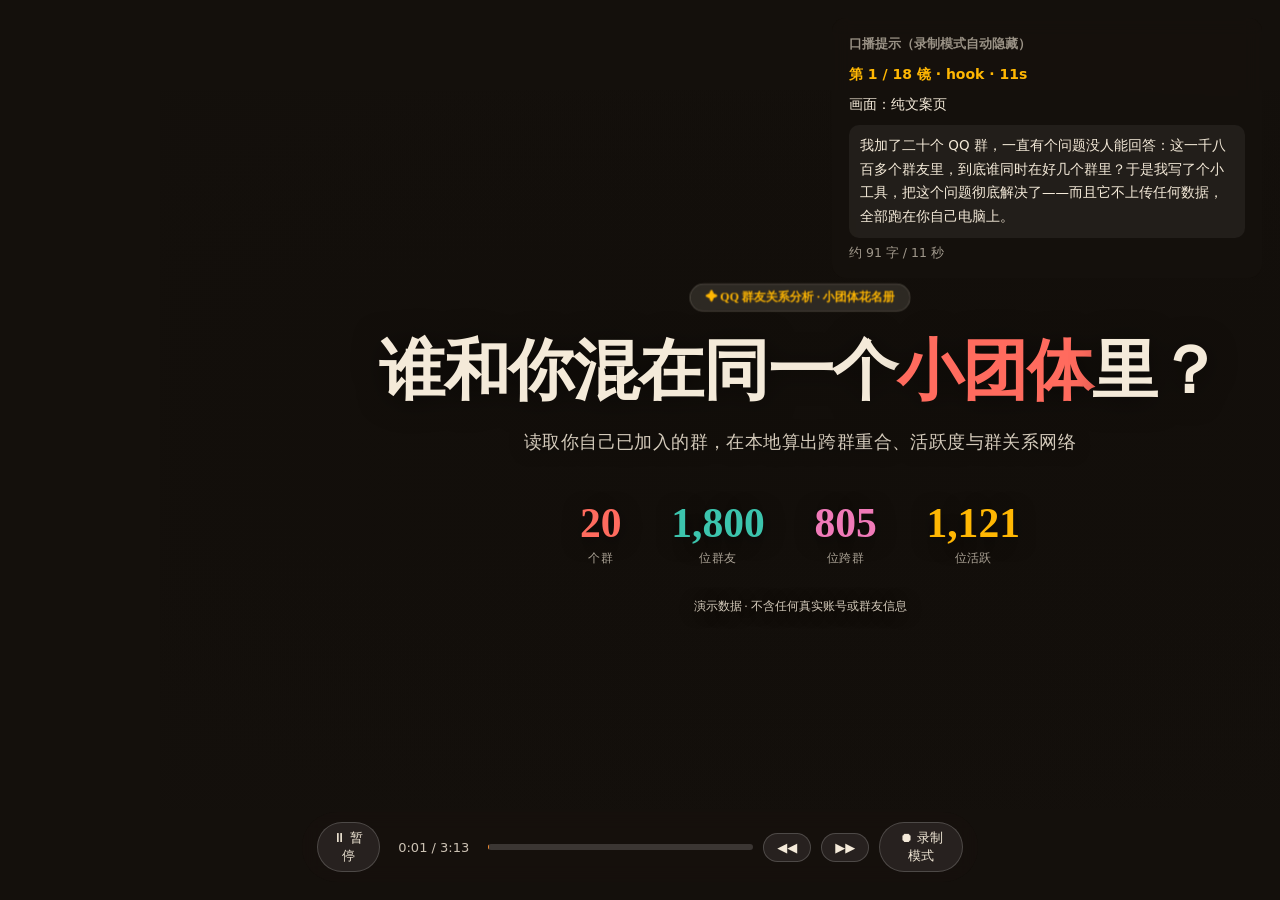
<file: docs/demo-video.html>
<!doctype html>
<html lang="zh-CN">
<head>
<meta charset="utf-8">
<meta name="viewport" content="width=device-width, initial-scale=1">
<title>小团体花名册 · 视频成片演示（真截图驱动）</title>
<!--
  小团体花名册 · 视频成片演示页
  ============================================================
  按「每镜头一页 + 统一播放器底盘 + 镜头推拉 + cue 对齐口播」的机制做成：
  画面 = docs/screenshots/ 里的真截图，用镜头运动（推/拉/平移）串成一支片子。
  打开就能全屏自动播放，录屏 + 自己配音即可成片。

  安全：所有画面都是 tools/make_demo_data.py 生成的虚构演示数据的截图，
        不含任何真实 QQ 账号、真实群或真实群友信息。

  准备（先截图，再播放）：
      python tools/make_demo_data.py --db "%TEMP%/roster-demo/roster.db"
      python app.py --port 8792 --no-open --data "%TEMP%/roster-demo/roster.db"
      node tools/make_screenshots.mjs --base http://127.0.0.1:8792 --out docs/screenshots

  快捷键：空格 播放/暂停 · ← → 上一镜/下一镜 · R 录制模式 · F 全屏 · Esc 退出
-->
<style>
:root {
  --ink: #f4ead9;
  --accent: #ff6b5e;
  --accent-2: #ffb703;
  --font: "Segoe UI", "Microsoft YaHei", "PingFang SC", "Noto Sans SC", system-ui, sans-serif;
  --mono: "Cascadia Code", Consolas, "SFMono-Regular", monospace;
}
* { box-sizing: border-box; }
html, body { margin: 0; height: 100%; overflow: hidden; background: #14100c; }

/* 设计稿 1600x900，等比缩放到窗口 */
#stageWrap { position: fixed; inset: 0; display: grid; place-items: center; }
#stage { width: 1600px; height: 900px; position: relative; overflow: hidden; transform-origin: center center; background: #14100c; }

/* ---------------- 镜头层 ---------------- */
.shot { position: absolute; inset: 0; opacity: 0; visibility: hidden; transition: opacity .55s ease; }
.shot.on { opacity: 1; visibility: visible; }
#shotBg { z-index: 1; }
#shotBg img { position: absolute; width: 100%; height: 100%; object-fit: cover; transform-origin: var(--ox, 50%) var(--oy, 50%); }
/* 每镜一套 Ken Burns：--kb 由 JS 注入，时长与镜头一致 */
#shotBg img.kb { animation: kb var(--kbdur, 10s) linear forwards; }
@keyframes kb { from { transform: scale(var(--z0, 1)) translate(var(--x0, 0), var(--y0, 0)); } to { transform: scale(var(--z1, 1)) translate(var(--x1, 0), var(--y1, 0)); } }

/* 交叉淡化时，上一张留在下面 */
#shotPrev { z-index: 0; }
#shotPrev img { position: absolute; width: 100%; height: 100%; object-fit: cover; }

/* 暖色暗角，统一氛围 */
#vignette { position: absolute; inset: 0; z-index: 2; pointer-events: none;
  background:
    radial-gradient(120% 90% at 50% 45%, rgba(0,0,0,0) 45%, rgba(20,16,12,.55) 100%),
    linear-gradient(180deg, rgba(20,16,12,.30) 0%, rgba(0,0,0,0) 26%, rgba(0,0,0,0) 62%, rgba(20,16,12,.42) 100%);
}

/* ---------------- 画面层：标题 / 要点 / 结尾 ---------------- */
.fx { position: absolute; inset: 0; z-index: 3; opacity: 0; visibility: hidden; transition: opacity .45s ease; pointer-events: none; }
.fx.on { opacity: 1; visibility: visible; }
.fx-center { display: flex; flex-direction: column; align-items: center; justify-content: center; text-align: center; padding: 0 96px; height: 100%; }
.fx-left { display: flex; flex-direction: column; justify-content: center; height: 100%; padding: 0 110px; }

.kicker { display: inline-flex; align-items: center; gap: 9px; padding: 7px 18px; border-radius: 999px; background: rgba(244,234,217,.12); border: 1px solid rgba(244,234,217,.22); color: var(--accent-2); font-size: 15px; font-weight: 600; backdrop-filter: blur(6px); }
h1.big { font-size: 82px; line-height: 1.14; margin: 28px 0 0; color: var(--ink); font-weight: 800; letter-spacing: -1px; text-shadow: 0 4px 34px rgba(0,0,0,.55); }
h1.big em { font-style: normal; color: var(--accent); }
h2.mid { font-size: 56px; line-height: 1.2; margin: 0; color: var(--ink); font-weight: 800; text-shadow: 0 4px 30px rgba(0,0,0,.55); }
p.lead { font-size: 23px; color: rgba(244,234,217,.86); margin: 22px 0 0; line-height: 1.7; text-shadow: 0 2px 18px rgba(0,0,0,.5); max-width: 1000px; }
.rule { width: 92px; height: 5px; border-radius: 999px; background: linear-gradient(90deg, var(--accent), var(--accent-2)); margin: 26px 0; }

.title-stats { display: flex; gap: 62px; margin-top: 52px; }
.ts { display: flex; flex-direction: column; align-items: center; gap: 5px; }
.ts strong { font-size: 52px; font-variant-numeric: tabular-nums; color: var(--ink); text-shadow: 0 4px 24px rgba(0,0,0,.5); }
.ts span { font-size: 15px; color: rgba(244,234,217,.68); letter-spacing: .5px; }
.ts:nth-child(1) strong { color: var(--accent); }
.ts:nth-child(2) strong { color: #3cc4ad; }
.ts:nth-child(3) strong { color: #f07ab8; }
.ts:nth-child(4) strong { color: var(--accent-2); }

/* 要点卡（左对齐，压在半透明底上） */
.bullets { display: flex; flex-direction: column; gap: 17px; margin-top: 8px; max-width: 1020px; }
.bullet { display: flex; align-items: flex-start; gap: 15px; font-size: 37px; font-weight: 700; color: var(--ink); line-height: 1.42; text-shadow: 0 3px 22px rgba(0,0,0,.6); }
.bullet i { font-style: normal; flex: none; width: 46px; height: 46px; border-radius: 14px; background: rgba(255,107,94,.9); color: #fff; display: grid; place-items: center; font-size: 22px; margin-top: 4px; }
.bullet em { font-style: normal; color: var(--accent-2); }

/* 结尾 */
.end-url { font-family: var(--mono); font-size: 31px; padding: 20px 38px; border-radius: 18px; background: rgba(244,234,217,.1); border: 1px solid rgba(244,234,217,.25); color: var(--accent-2); font-weight: 700; backdrop-filter: blur(8px); }
.cmds { font-family: var(--mono); font-size: 19px; background: rgba(20,16,12,.82); color: var(--ink); padding: 24px 30px; border-radius: 18px; line-height: 2.05; min-width: 760px; text-align: left; border: 1px solid rgba(244,234,217,.14); }
.cmds .c { color: #86d9c5; }

/* 每镜小标签：左上角一条渐隐字幕带，压住截图也不糊 */
.chapter { position: absolute; left: 0; top: 0; z-index: 4; display: flex; align-items: center; gap: 13px; padding: 26px 60px 26px 54px; border-bottom-right-radius: 999px; background: linear-gradient(90deg, rgba(18,14,10,.94) 0%, rgba(18,14,10,.78) 58%, rgba(18,14,10,0) 100%); opacity: 0; visibility: hidden; transition: opacity .4s ease; }
.chapter.on { opacity: 1; visibility: visible; }
.chapter b { font-size: 30px; color: var(--ink); font-weight: 800; letter-spacing: -.3px; }
.chapter s { text-decoration: none; font-size: 15px; color: var(--accent-2); padding: 5px 14px; border-radius: 999px; background: rgba(255,183,3,.14); border: 1px solid rgba(255,183,3,.28); white-space: nowrap; }

/* 更黑的底衬，让白字在浅色截图上也能看清 */
.scrim { position: absolute; inset: 0; z-index: 2; pointer-events: none; opacity: 0; transition: opacity .5s ease; }
.scrim.on { opacity: 1; }
.scrim-left { background: linear-gradient(90deg, rgba(18,14,10,.90) 0%, rgba(18,14,10,.78) 40%, rgba(18,14,10,.22) 68%, rgba(0,0,0,0) 100%); }
.scrim-center { background: radial-gradient(80% 70% at 50% 50%, rgba(18,14,10,.90) 0%, rgba(18,14,10,.72) 55%, rgba(18,14,10,.35) 100%); }

/* ---------------- 入场动画 ---------------- */
.run .fade { opacity: 0; animation: fadeUp .62s cubic-bezier(.2,.7,.3,1) forwards; animation-delay: var(--d, 0s); }
@keyframes fadeUp { from { opacity: 0; transform: translateY(18px); } to { opacity: 1; transform: none; } }
.run .pop { opacity: 0; animation: pop .5s cubic-bezier(.2,.8,.3,1.2) forwards; animation-delay: var(--d, 0s); }
@keyframes pop { from { opacity: 0; transform: scale(.9); } to { opacity: 1; transform: none; } }

/* ---------------- HUD ---------------- */
#hud { position: fixed; left: 50%; bottom: 18px; transform: translateX(-50%); z-index: 60; display: flex; align-items: center; gap: 10px; padding: 10px 15px; border-radius: 999px; background: rgba(22,17,13,.88); backdrop-filter: blur(9px); color: var(--ink); font-family: var(--font); font-size: 13px; }
#hud button { border: 1px solid rgba(255,255,255,.18); background: rgba(255,255,255,.08); color: inherit; border-radius: 999px; padding: 6px 13px; font-size: 13px; font-family: inherit; cursor: pointer; }
#hud button:hover { background: rgba(255,255,255,.18); }
#hud .t { font-variant-numeric: tabular-nums; opacity: .82; min-width: 88px; text-align: center; }
#progress { width: 330px; height: 6px; border-radius: 999px; background: rgba(255,255,255,.16); overflow: hidden; cursor: pointer; }
#progressFill { height: 100%; width: 0; background: linear-gradient(90deg, var(--accent), var(--accent-2)); }
#cuePanel { position: fixed; right: 18px; top: 18px; width: 430px; max-height: 70vh; overflow: auto; z-index: 60; background: rgba(22,17,13,.9); backdrop-filter: blur(9px); color: var(--ink); border-radius: 14px; padding: 15px 17px; font-family: var(--font); font-size: 13.5px; line-height: 1.75; }
#cuePanel h3 { font-size: 12.5px; opacity: .6; font-weight: 600; margin: 0 0 7px; }
#cuePanel .scene-name { color: var(--accent-2); font-weight: 700; margin-bottom: 7px; font-size: 14px; }
#cuePanel .say { padding: 9px 11px; border-radius: 10px; background: rgba(255,255,255,.06); margin-top: 8px; }
#cuePanel .cnt { opacity: .62; font-size: 12.5px; margin-top: 4px; display: block; }
#countdown { position: fixed; inset: 0; z-index: 90; display: grid; place-items: center; background: #14100c; color: var(--ink); font-family: var(--font); font-size: 200px; font-weight: 800; }
#countdown[hidden] { display: none; }
body.rec #hud, body.rec #cuePanel, body.rec .chapter { display: none; }
#err { position: fixed; inset: 0; z-index: 95; display: none; place-items: center; background: #14100c; color: var(--ink); font-family: var(--font); text-align: center; padding: 40px; }
#err.on { display: grid; }
#err code { font-family: var(--mono); color: var(--accent-2); font-size: 13.5px; }
</style>
</head>
<body>
<div id="stageWrap"><div id="stage">

  <div class="shot" id="shotPrev"></div>
  <div class="shot" id="shotBg"></div>
  <div class="scrim scrim-left" id="scrimLeft"></div>
  <div class="scrim scrim-center" id="scrimCenter"></div>
  <div id="vignette"></div>

  <div class="fx" id="fxText"></div>

  <div class="chapter" id="chapter"><b id="chapterTitle"></b><s id="chapterSub"></s></div>

</div></div>

<div id="countdown" hidden>3</div>

<div id="err">
  <div>
    <h2 style="font-size:30px;margin:0 0 14px">还没有截图</h2>
    <p style="color:rgba(244,234,217,.75);font-size:15px;line-height:1.9">
      这个演示页读的是 <code>docs/screenshots/*.png</code>。<br>
      先生成一次截图，再刷新本页：
    </p>
    <p style="font-family:var(--mono);font-size:13.5px;line-height:2;color:#86d9c5;text-align:left;display:inline-block;margin-top:16px">
      python tools/make_demo_data.py --db "%TEMP%/roster-demo/roster.db"<br>
      python app.py --port 8792 --no-open --data "%TEMP%/roster-demo/roster.db"<br>
      node tools/make_screenshots.mjs --base http://127.0.0.1:8792 --out docs/screenshots
    </p>
  </div>
</div>

<div id="hud">
  <button id="btnPlay">⏸ 暂停</button>
  <span class="t" id="timeText">0:00 / 0:00</span>
  <div id="progress"><div id="progressFill"></div></div>
  <button id="btnPrev">◀◀</button>
  <button id="btnNext">▶▶</button>
  <button id="btnRec">⏺ 录制模式</button>
</div>

<div id="cuePanel">
  <h3>口播提示（录制模式自动隐藏）</h3>
  <div class="scene-name" id="cueName">—</div>
  <div id="cueShot"></div>
  <div class="say" id="cueText">—</div>
  <span class="cnt" id="cueCount"></span>
</div>

<script>
"use strict";

/* ================================================================
   分镜表：一镜一段口播。
   shot        —— 用哪张截图（docs/screenshots/<shot>.png）
   dur         —— 这一镜多长（秒），按口播长度调
   zoom        —— 镜头运动：[起始缩放, 结束缩放]，>1 是推近
   pan         —— 平移：[起x, 起y, 终x, 终y]，单位 %
   overlay     —— 叠在上面的画面层文案（title / bullets / end）
   ================================================================ */
const CUTS = [
  {
    id: "hook",
    dur: 11,
    overlay: {
      type: "title",
      kicker: "✦ QQ 群友关系分析 · 小团体花名册",
      title: '谁和你混在同一个<em>小团体</em>里？',
      lead: "读取你自己已加入的群，在本地算出跨群重合、活跃度与群关系网络",
      stats: [["20", "个群"], ["1,800", "位群友"], ["805", "位跨群"], ["1,121", "位活跃"]],
      tag: "演示数据 · 不含任何真实账号或群友信息"
    },
    say: "我加了二十个 QQ 群，一直有个问题没人能回答：这一千八百多个群友里，到底谁同时在好几个群里？于是我写了个小工具，把这个问题彻底解决了——而且它不上传任何数据，全部跑在你自己电脑上。"
  },
  {
    id: "pain",
    dur: 9,
    overlay: {
      type: "bullets",
      title: "这些问题，QQ 本身查不出来",
      items: [
        "这两个群，有多少人是<em>重叠</em>的？",
        "某个群里的谁，还在<em>哪些群</em>？他在别的群又叫什么？",
        "谁最近突然<em>不说话了</em>？谁又是<em>刚进来</em>的？"
      ],
      foot: "手动一个个群去对名单，二十个群都要对到明年。"
    },
    say: "这些问题纯靠 QQ 查不出来：这两个群有多少人重叠？某个群里谁还在别的群？谁最近突然不说话了，谁又是刚进来的？手动一个个群去对名单，群一多就对到明年。"
  },
  {
    id: "dashboard",
    shot: "01-dashboard",
    dur: 13,
    zoom: [1.0, 1.07],
    chapter: ["概览", "四个核心数字 · 跨群排行"],
    say: "这个工具叫小团体花名册。打开概览页，四个核心数字直接摆出来：群聊数、独立群友、跨群群友和七日活跃。跨群最多的人排在下面，点一下就能看 TA 的完整轨迹。"
  },
  {
    id: "dashboard2",
    shot: "02-dashboard-bottom",
    dur: 11,
    zoom: [1.05, 1.0],
    pan: [0, -1.5, 0, 1.5],
    chapter: ["概览", "活跃度分布 · 入群趋势"],
    say: "往下是活跃度分布和入群趋势，按每位群友最近一次发言时间来统计，一眼就能看出这个群是热闹还是凉了。想按群看人，就去单群透视。"
  },
  {
    id: "focus",
    shot: "05-focus",
    dur: 14,
    zoom: [1.0, 1.08],
    pan: [0, -1, 0, 1],
    chapter: ["单群透视", "跨群名单 · 桥梁成员"],
    say: "单群透视是我最常用的。选一个群，这群人还在哪些群、在别的群用什么群名片，全部列出来。有个数字叫桥梁成员——除了本群，还在三个以上其他群的人，他们通常就是把不同小团体连起来的关键节点。"
  },
  {
    id: "focus2",
    shot: "06-focus-bottom",
    dur: 8,
    zoom: [1.06, 1.0],
    chapter: ["单群透视", "跨群分布 · 关系辐射图"],
    say: "右下方还有跨群分布和本群的关系辐射图，一眼看到这个群跟谁走得最近。"
  },
  {
    id: "modal",
    shot: "03-member-modal",
    dur: 11,
    zoom: [1.03, 1.0],
    chapter: ["群友画像", "TA 加入的所有群"],
    say: "点开任意一个群友，TA 加入的所有群、每个群的群名片、最早入群时间和最后发言时间全部列出来；下面还有同群最多的人，也就是跟 TA 最常混在一起的那些人。"
  },
  {
    id: "overlap",
    shot: "07-overlap",
    dur: 13,
    zoom: [1.0, 1.07],
    chapter: ["交叉分析", "两个群的重合度"],
    say: "交叉分析是刚需。选两个群：左边是只在这一个群的人，中间是两个群都待着的，右边是只在另一个群的。选三个群以上，就换成共同成员数、去重后总人数，还有一个 Jaccard 重合度。这份名单能一键导出 CSV。"
  },
  {
    id: "overlap2",
    shot: "08-overlap-matrix",
    dur: 9,
    zoom: [1.05, 1.0],
    chapter: ["交叉分析", "群重合矩阵"],
    say: "下面还有一张群重合矩阵，两个群之间的共同成员数精确到个位数，点单元格就能直接跳到那两个群的名单。"
  },
  {
    id: "members",
    shot: "09-members",
    dur: 9,
    zoom: [1.04, 1.0],
    chapter: ["群友检索", "按昵称 / 群名片搜索"],
    say: "群友页可以按 QQ 号、昵称或者群名片搜索，也能一键只看跨群群友。"
  },
  {
    id: "activity",
    shot: "10-activity",
    dur: 10,
    zoom: [1.0, 1.06],
    chapter: ["活跃度", "活跃 / 潜水 / 新入群"],
    say: "活跃度分三种视角：最近活跃的、长期潜水的、刚进群的，时间窗口从七天到一年随便调，还能只看某一个群。"
  },
  {
    id: "groups",
    shot: "04-groups",
    dur: 9,
    zoom: [1.03, 1.0],
    chapter: ["群聊", "每个群的成员与活跃"],
    say: "群聊页是全部群的卡片，每个群显示成员数、七日活跃和九十天潜水人数，也可以单独同步某一个群。"
  },
  {
    id: "net-force",
    shot: "11-network-force",
    dur: 13,
    zoom: [1.08, 1.0],
    pan: [1, -1, -1, 1],
    chapter: ["群网络", "力导向图：看整体结构"],
    say: "重头戏是群网络，三种画法。力导向图看整体结构：节点是群，大小代表人数，连线是两个群之间的重合人数，滚轮能缩放、拖着能平移，点一个节点就聚焦到它身上。像这个夜猫子交流群，就是整个关系的中心。"
  },
  {
    id: "net-chord",
    shot: "12-network-chord",
    dur: 11,
    zoom: [1.0, 1.04],
    chapter: ["群网络", "和弦图：看群之间的流量"],
    say: "切到和弦图，它看的是流量：丝带越粗，说明两个群之间来回跑的人越多。哪些群是同一个圈子的，一眼就能看出来。"
  },
  {
    id: "net-heat",
    shot: "13-network-heatmap",
    dur: 10,
    zoom: [1.06, 1.0],
    pan: [0, -2, 0, 0],
    chapter: ["群网络", "热力图：精确比较两两群"],
    say: "热力图适合精确比较两两群，每个格子里是准确的共同成员数。还能调最少共同成员和显示群数，群多的时候不至于糊成一团。"
  },
  {
    id: "dark",
    shot: "15-dark-theme",
    dur: 7,
    zoom: [1.0, 1.05],
    chapter: ["深色主题", "晚上看也不刺眼"],
    say: "界面还带深色主题，晚上看也不刺眼。"
  },
  {
    id: "privacy",
    shot: "14-data",
    dur: 13,
    zoom: [1.0, 1.06],
    chapter: ["隐私与数据", "只存本机"],
    say: "最后说隐私，这也是我敢自己用的原因：所有数据只写进本机的一个 SQLite 文件，只请求腾讯的登录和群域名，没有任何上报、统计和云同步。需要留档可以导出 CSV 或 JSON，换电脑导入 JSON 就恢复。"
  },
  {
    id: "end",
    dur: 12,
    overlay: {
      type: "end",
      title: "代码全部开源",
      url: "github.com/Roy1118/qq-coterie-roster",
      cmds: [
        '<span class="c">git clone</span> https://github.com/Roy1118/qq-coterie-roster.git',
        '<span class="c">cd</span> qq-coterie-roster',
        '<span class="c">python</span> app.py'
      ],
      notes: ["Python 3.10+ · 零第三方依赖 · 浏览器自动打开 127.0.0.1:8765",
              "点绿色 Code 按钮 → Download ZIP，就能拿到全部文件"]
    },
    say: "代码全部开源，三行命令就能跑起来，不需要装任何第三方库，点了 Code 再点 Download ZIP 就能拿到全部文件。链接在简介和置顶评论。"
  }
];

/* ---------------- 时间轴 ---------------- */
let acc = 0;
CUTS.forEach((c, i) => { c.index = i; c.start = acc; acc += c.dur; });
const TOTAL = acc;

const stage = document.getElementById("stage");
const shotBg = document.getElementById("shotBg");
const shotPrev = document.getElementById("shotPrev");
const fxText = document.getElementById("fxText");
const chapterEl = document.getElementById("chapter");
const chapterTitle = document.getElementById("chapterTitle");
const chapterSub = document.getElementById("chapterSub");
const scrimLeft = document.getElementById("scrimLeft");
const scrimCenter = document.getElementById("scrimCenter");

let idx = -1;
let playing = true;
let clock = 0;
let lastTs = 0;

const pad2 = (n) => String(n).padStart(2, "0");
const mmss = (s) => `${Math.floor(s / 60)}:${pad2(Math.floor(s % 60))}`;

/* ---------------- 画面层渲染 ---------------- */
function overlayHtml(o) {
  if (!o) return "";
  if (o.type === "title") {
    const stats = (o.stats || []).map(([v, l], i) =>
      `<div class="ts pop" style="--d:${(0.75 + i * 0.14).toFixed(2)}s"><strong>${v}</strong><span>${l}</span></div>`).join("");
    return `<div class="fx-center">
      <div class="kicker fade" style="--d:.05s">${o.kicker}</div>
      <h1 class="big fade" style="--d:.28s">${o.title}</h1>
      <p class="lead fade" style="--d:.52s">${o.lead}</p>
      <div class="title-stats">${stats}</div>
      <p class="lead fade" style="--d:1.5s;font-size:15px;opacity:.65;margin-top:38px">${o.tag}</p>
    </div>`;
  }
  if (o.type === "bullets") {
    const items = (o.items || []).map((t, i) =>
      `<div class="bullet fade" style="--d:${(0.3 + i * 0.55).toFixed(2)}s"><i>!</i><div>${t}</div></div>`).join("");
    return `<div class="fx-left">
      <h2 class="mid fade" style="--d:.05s">${o.title}</h2>
      <div class="rule fade" style="--d:.2s"></div>
      <div class="bullets">${items}</div>
      <p class="lead fade" style="--d:${(0.3 + (o.items || []).length * 0.55 + 0.35).toFixed(2)}s;font-size:24px;opacity:.8">${o.foot}</p>
    </div>`;
  }
  if (o.type === "end") {
    const cmds = (o.cmds || []).map((c) => `<div>${c}</div>`).join("");
    const notes = (o.notes || []).map((n, i) =>
      `<p class="lead fade" style="--d:${(1.0 + i * 0.2).toFixed(2)}s;font-size:16px;opacity:.75;margin-top:8px">${n}</p>`).join("");
    return `<div class="fx-center">
      <h2 class="mid fade" style="--d:.05s">${o.title}</h2>
      <div class="rule fade" style="--d:.2s"></div>
      <div class="end-url pop" style="--d:.4s">${o.url}</div>
      <div class="cmds fade" style="--d:.7s;margin-top:26px">${cmds}</div>
      ${notes}
    </div>`;
  }
  return "";
}

/* ---------------- 镜头切换 ---------------- */
function enter(i) {
  const c = CUTS[i];
  if (!c) return;

  // 有截图的镜头：把当前帧推到下层做交叉淡化，再淡入新帧
  if (c.shot) {
    const cur = shotBg.querySelector("img");
    shotPrev.innerHTML = cur ? `<img src="${cur.getAttribute("src")}">` : "";
    shotPrev.classList.add("on");

    const z0 = (c.zoom && c.zoom[0]) || 1;
    const z1 = (c.zoom && c.zoom[1]) || 1;
    const p = c.pan || [0, 0, 0, 0];
    shotBg.innerHTML = `<img class="kb" alt="" style="
      --kbdur:${c.dur + 0.9}s;
      --z0:${z0}; --z1:${z1};
      --x0:${p[0]}%; --y0:${p[1]}%; --x1:${p[2]}%; --y1:${p[3]}%;
      --ox:${50 + (p[0] + p[2]) / 2}%; --oy:${50 + (p[1] + p[3]) / 2}%">`;
    const img = shotBg.querySelector("img");
    img.src = `screenshots/${c.shot}.png`;
    img.addEventListener("error", () => {
      document.getElementById("err").classList.add("on");
    });
    shotBg.classList.add("on");
  } else {
    // 纯文案镜头（标题 / 要点 / 结尾）：不放截图，用深色底
    shotBg.innerHTML = "";
    shotBg.classList.remove("on");
    shotPrev.classList.remove("on");
  }

  // 画面层
  fxText.innerHTML = overlayHtml(c.overlay);
  fxText.classList.toggle("on", Boolean(c.overlay));
  scrimLeft.classList.toggle("on", Boolean(c.overlay && c.overlay.type === "bullets"));
  scrimCenter.classList.toggle("on", Boolean(c.overlay && c.overlay.type !== "bullets"));
  if (c.overlay) {
    fxText.classList.remove("run");
    void fxText.offsetWidth;
    fxText.classList.add("run");
  }

  // 分镜标签
  if (c.chapter) {
    chapterTitle.textContent = c.chapter[0];
    chapterSub.textContent = c.chapter[1];
    chapterEl.classList.add("on");
  } else {
    chapterEl.classList.remove("on");
  }

  // 口播提示
  document.getElementById("cueName").textContent = `第 ${i + 1} / ${CUTS.length} 镜 · ${c.id} · ${c.dur}s`;
  document.getElementById("cueShot").textContent = c.shot ? `画面：screenshots/${c.shot}.png` : "画面：纯文案页";
  document.getElementById("cueText").textContent = c.say || "";
  document.getElementById("cueCount").textContent = `约 ${(c.say || "").length} 字 / ${c.dur} 秒`;

  idx = i;
}

/* ---------------- 主循环 ---------------- */
function tick(ts) {
  if (!lastTs) lastTs = ts;
  const dt = Math.min(0.1, (ts - lastTs) / 1000);
  lastTs = ts;
  if (playing) clock += dt;

  if (clock >= TOTAL) {
    clock = TOTAL - 0.01;
    playing = false;
    setPlayBtn();
  }

  let i = CUTS.findIndex((c) => clock >= c.start && clock < c.start + c.dur);
  if (i === -1) i = CUTS.length - 1;
  if (i !== idx) enter(i);

  document.getElementById("progressFill").style.width = ((clock / TOTAL) * 100).toFixed(2) + "%";
  document.getElementById("timeText").textContent = `${mmss(clock)} / ${mmss(TOTAL)}`;
  requestAnimationFrame(tick);
}

/* ---------------- 控制 ---------------- */
const btnPlay = document.getElementById("btnPlay");
function setPlayBtn() { btnPlay.textContent = playing ? "⏸ 暂停" : "▶ 播放"; }
function togglePlay() { playing = !playing; lastTs = 0; setPlayBtn(); }
function seek(t) {
  clock = Math.max(0, Math.min(TOTAL - 0.01, t));
  const i = CUTS.findIndex((c) => clock >= c.start && clock < c.start + c.dur);
  const target = i === -1 ? CUTS.length - 1 : i;
  if (target !== idx) enter(target);
}
function jump(delta) {
  const i = CUTS.findIndex((c) => clock >= c.start && clock < c.start + c.dur);
  const cur = i === -1 ? CUTS.length - 1 : i;
  const next = CUTS[Math.max(0, Math.min(CUTS.length - 1, cur + delta))];
  seek(next.start + 0.05);
  shotPrev.classList.remove("on");
}

btnPlay.onclick = togglePlay;
document.getElementById("btnPrev").onclick = () => jump(-1);
document.getElementById("btnNext").onclick = () => jump(1);
document.getElementById("progress").onclick = (e) => {
  const r = e.currentTarget.getBoundingClientRect();
  seek(((e.clientX - r.left) / r.width) * TOTAL);
};

const countdown = document.getElementById("countdown");
document.getElementById("btnRec").onclick = async () => {
  document.body.classList.add("rec");
  try { await document.documentElement.requestFullscreen(); } catch (err) { /* 拒绝全屏也能继续 */ }
  countdown.hidden = false;
  let n = 3;
  countdown.textContent = n;
  const iv = setInterval(() => {
    n--;
    if (n > 0) { countdown.textContent = n; return; }
    clearInterval(iv);
    countdown.hidden = true;
    clock = 0; idx = -1; playing = true; lastTs = 0;
    shotPrev.classList.remove("on");
    setPlayBtn();
  }, 1000);
};

document.addEventListener("keydown", (e) => {
  if (e.code === "Space") { e.preventDefault(); togglePlay(); }
  else if (e.code === "ArrowRight") jump(1);
  else if (e.code === "ArrowLeft") jump(-1);
  else if (e.key === "r" || e.key === "R") document.getElementById("btnRec").click();
  else if (e.key === "f" || e.key === "F") {
    if (!document.fullscreenElement) document.documentElement.requestFullscreen().catch(() => {});
    else document.exitFullscreen();
  } else if (e.key === "Escape") document.body.classList.remove("rec");
});
document.addEventListener("fullscreenchange", () => {
  if (!document.fullscreenElement) document.body.classList.remove("rec");
});

/* ---------------- 缩放适配 ---------------- */
function fit() {
  const s = Math.min(window.innerWidth / 1600, window.innerHeight / 900);
  stage.style.transform = `scale(${s})`;
}
fit();
window.addEventListener("resize", fit);

/* ---------------- 启动 ---------------- */
enter(0);
setPlayBtn();
document.getElementById("cuePanel").style.display = "none";
document.getElementById("cuePanel").removeAttribute("style");
requestAnimationFrame(tick);
</script>
</body>
</html>
</file>
